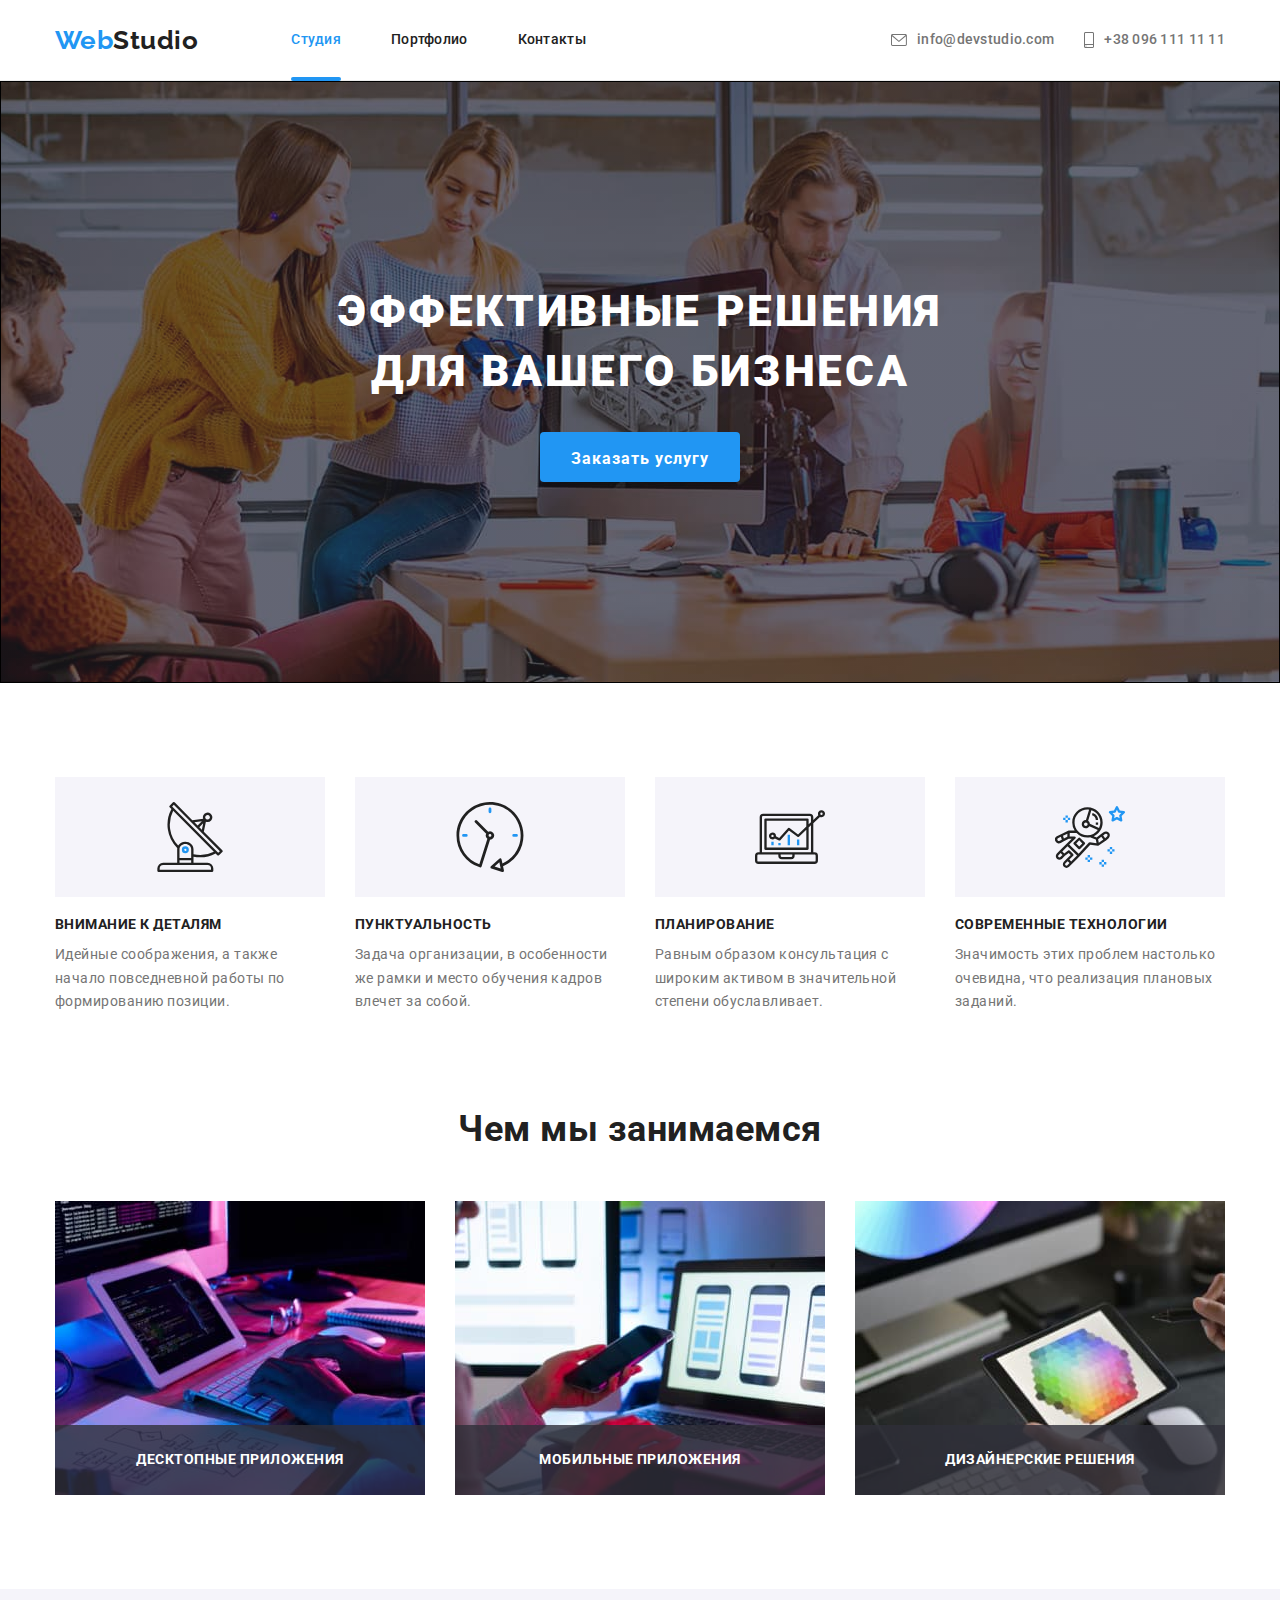
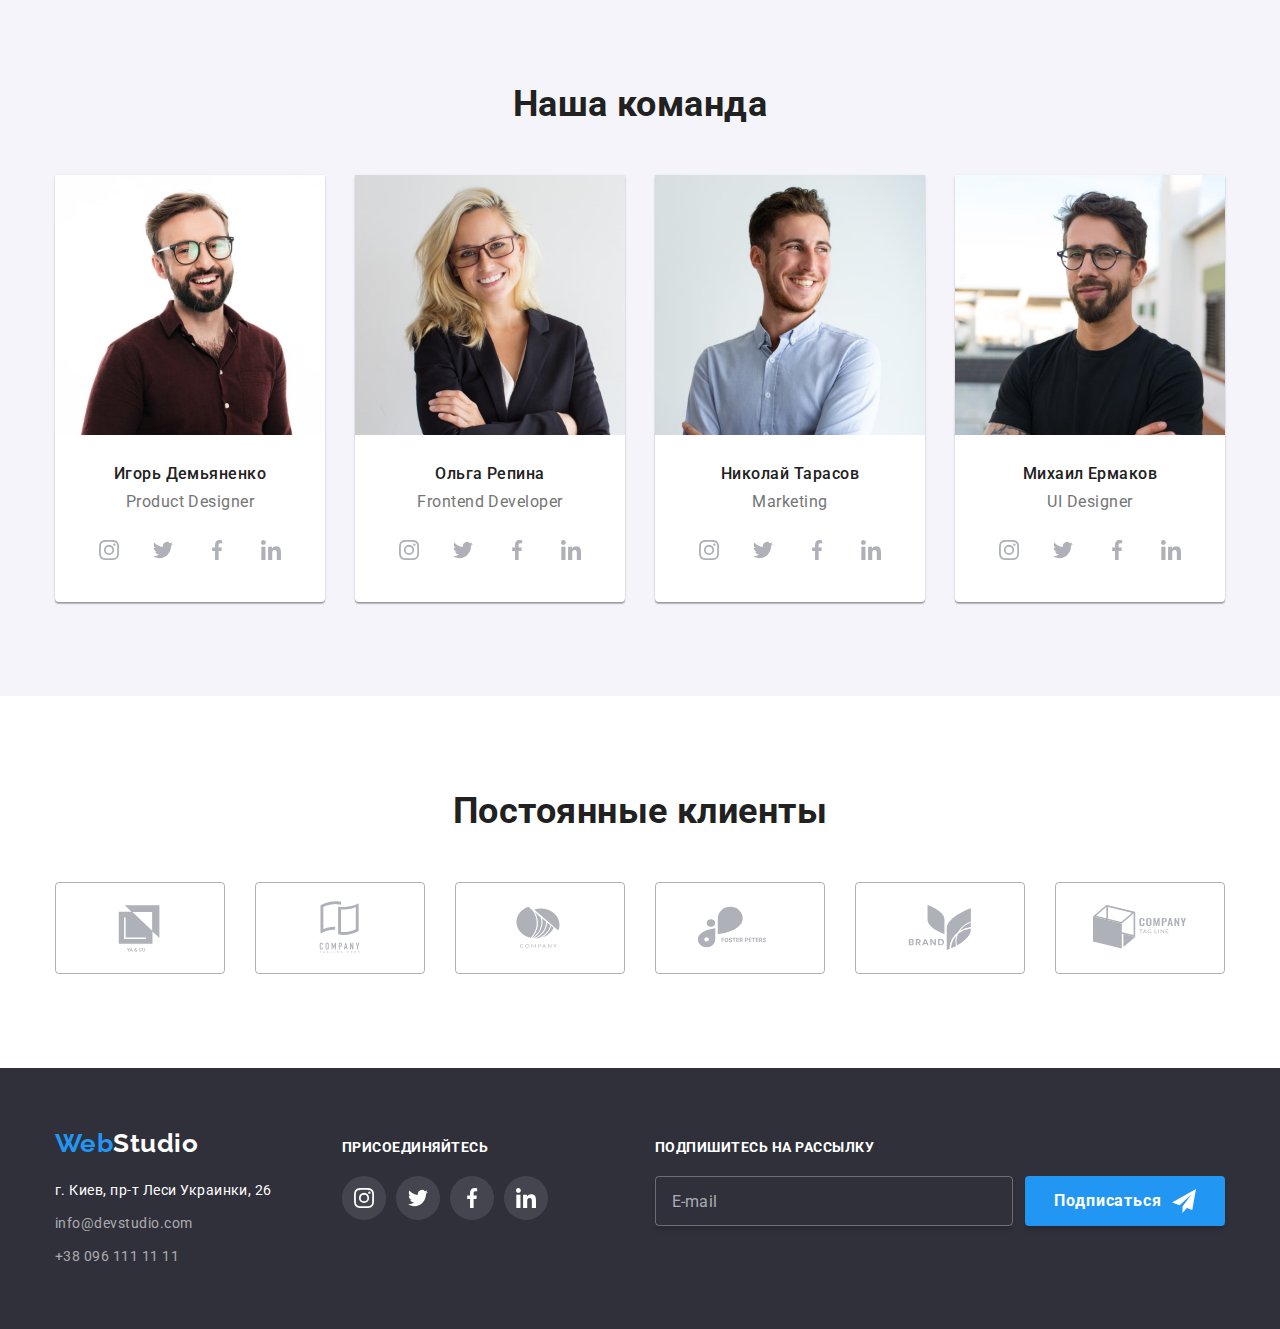
<file: index.html>
<!DOCTYPE html>
<html lang="ru">
<head>
    <meta charset="UTF-8">
    <meta http-equiv="X-UA-Compatible" content="IE=edge">
    <meta name="viewport" content="width=device-width, initial-scale=1.0">
    <title>HomeWork №6</title>
    <link rel="stylesheet"
        href="https://cdnjs.cloudflare.com/ajax/libs/modern-normalize/1.1.0/modern-normalize.min.css">
    <link
        href="https://fonts.googleapis.com/css2?family=Raleway:wght@700&family=Roboto:wght@400;500;700;900&display=swap"
        rel="stylesheet">
    <link rel="stylesheet" href="./css/styles.css" />
</head>

<body>
    <!-- Шапка-->
    <header class="header-page">
        <div class="header-page__meta container ">
            <nav class="header-page__nav">
                <a href="./index.html" class="logo"><span class="logo__style">Web</span>Studio</a>
                <ul class="site-nav list">
                    <li class="site-nav__item"><a href="./index.html" class="site-nav__link current">Студия</a></li>
                    <li class="site-nav__item"><a href="./portfolio.html" class="site-nav__link">Портфолио</a></li>
                    <li class="site-nav__item"><a href="./contacts.html" class="site-nav__link">Контакты</a></li>
                </ul>
            </nav>
            <ul class="contact list">
                <li class="contact__item">
                    <a href="mailto:info@devstudio.com" class="contact__link">
                        <svg class="contact__icon" width="16" height="12">
                            <use href="./images/icon.svg#icon-mail"></use>
                        </svg>
                        info@devstudio.com</a>
                </li>
                <li class="contact__item">
                    <a href="tel:+380961111111" class="contact__link">
                        <svg class="contact__icon" width="10" height="16">
                            <use href="./images/icon.svg#icon-mobile"></use>
                        </svg>
                        +38 096 111 11 11</a>
                </li>
            </ul>

        </div>
    </header>
    <main>
        <!-- Hero / Эффективные решения -->
        <section class="section-hero">
            <div class="container">
                <h1 class="hero-title">Эффективные решения для вашего бизнеса</h1>
                <button type="button" class="button-primary" data-modal-open>Заказать услугу</button>
            <!-- Modal / Модальное окно -->
                <div class="backdrop is-hidden" data-modal>
                    <div class="modal">
                        <button class="modal__button" data-modal-close>
                            <svg class="modal__icon" width="18" height="18">
                                <use href="./images/icon.svg#icon-close"></use>
                            </svg>
                        </button>
                        <h2 class="modal__title">Оставьте свои данные, мы вам перезвоним</h2>
                        <form class="form">
                            <div class="field">
                                <label class="field__label" for="name">Имя</label>
                                <input class="field__input" type="text" name="name" id="name" />
                                <svg class="field__icon" width="18" height="18">
                                    <use href="./images/icon.svg#icon-modal-person"></use>
                                </svg>
                            </div>
                            <div class="field">
                                <label class="field__label" for="tel">Телефон</label>
                                <input class="field__input" type="tel" name="tel" id="tel" />
                                <svg class="field__icon" width="18" height="18">
                                    <use href="./images/icon.svg#icon-modal-phone"></use>
                                </svg>
                            </div>
                            <div class="field">
                                <label class="field__label" for="mail">Почта</label>
                                <input class="field__input" type="email" name="mail" id="mail" />
                                <svg class="field__icon" width="18" height="18">
                                    <use href="./images/icon.svg#icon-modal-email"></use>
                                </svg>
                            </div>
                            <div class="field">
                                <label class="field__label" for="comment">Комментарий</label>
                                <textarea class="field__textarea" placeholder="Вв едите текст" id="comment"></textarea>
                            </div>
                            <div class="privat-policy">
                                <label class="privat-policy__label" for="privat-policy">
                                    <input class="privat-policy__checkbox" type="checkbox" name="privat-policy" id="privat-policy">
                                    <span class="privat-policy__icon"></span>
                                    Соглашаюсь с рассылкой и принимаю&nbsp;
                                    <a href="" class="privat-policy__link">Условия договора</a>
                                </label>
                            </div>
                            <button class="field__button" type="submit">Отправить</button>
                        </form>
                    </div>
                </div>
            </div>
        </section>
        <!-- Work / Наши преймущества (с условным заголовком) -->
        <section class="work section">
            <div class="work__meta container">
                <h2 class="visually-hidden">Наши преймущества</h2>
                <ul class="work__list">
                    <li class="work__item">
                        <div class="work__image">
                            <svg class="work__icon" width="70" height="70">
                                <use href="./images/icon.svg#icon-antenna"></use>
                            </svg>
                        </div>
                        <h3 class="work__title">Внимание к деталям</h3>
                        <p class="work__description">Идейные соображения, а также начало повседневной работы по формированию позиции.</p>
                    </li>
                    <li class="work__item">
                        <div class="work__image">
                            <svg class="work__icon" width="70" height="70">
                                <use href="./images/icon.svg#icon-clock"></use>
                            </svg>
                        </div>
                        <h3 class="work__title">Пунктуальность</h3>
                        <p class="work__description">Задача организации, в особенности же рамки и место обучения кадров
                            влечет
                            за
                            собой.</p>
                    </li>
                    <li class="work__item">
                        <div class="work__image">
                            <svg class="work__icon" width="70" height="70">
                                <use href="./images/icon.svg#icon-diagram"></use>
                            </svg>
                        </div>
                        <h3 class="work__title">Планирование</h3>
                        <p class="work__description">
                        Равным образом консультация с широким активом в значительной степени обуславливает.</p>
                    </li>
                    <li class="work__item">
                        <div class="work__image">
                            <svg class="work__icon" width="70" height="70">
                                <use href="./images/icon.svg#icon-astronaut"></use>
                            </svg>
                        </div>
                        <h3 class="work__title">Современные технологии</h3>
                        <p class="work__description">
                        Значимость этих проблем настолько очевидна, что реализация плановых заданий.</p>
                    </li>
                </ul>
            </div>
        </section>
        <!-- About / Чем мы занимаемся -->
        <section class="about section">
            <div class="about__meta container">
                <h2 class="section__title">Чем мы занимаемся</h2>
                <ul class="about__list">
                    <li class="about__item">
                        <img src="./images/box1.jpg" class="about__image" alt="image programer is working"
                            width="370" />
                        <h3 class="about__subject">Десктопные приложения</h3>
                    </li>
                    <li class="about__item">
                        <img src="./images/box2.jpg" class="about__image"
                            alt="designers are developing application for smartphones-" width="370" />
                        <h3 class="about__subject">Мобильные приложения</h3>
                    </li>
                    <li class="about__item">
                        <img src="./images/box3.jpg" class="about__image" alt="creative artist web-design is working-"
                            width="370" />
                        <h3 class="about__subject">Дизайнерские решения</h3>
                    </li>
                </ul>
            </div>
        </section>
        <!-- Our team / Наша команда -->
        <section class="team section">
            <div class="container">
                <h2 class="section__title">Наша команда</h2>
                <ul class="team__list">
                    <li class="team__item">
                        <img src="./images/pdesigner.jpg" alt="Игорь Демьяненко" class="team__image" width="270" />
                        <div class="team__thumbs">
                            <h3 class="team__name">Игорь Демьяненко</h3>
                            <p class="team__speciality">Product Designer</p>
                            <ul class="social-link list">
                                <li class="social-link__item">
                                    <a href="" class="social-link__button">
                                        <svg class="social-link__icon" width="20" height="20">
                                            <use href="./images/icon.svg#icon-instagram"></use>
                                        </svg>
                                    </a>
                                </li>
                                <li class="social-link__item">
                                    <a href="" class="social-link__button">
                                        <svg class="social-link__icon" width="20" height="20">
                                            <use href="./images/icon.svg#icon-twitter"></use>
                                        </svg>
                                    </a>
                                </li>
                                <li class="social-link__item">
                                    <a href="" class="social-link__button">
                                        <svg class="social-link__icon" width="20" height="20">
                                            <use href="./images/icon.svg#icon-facebook"></use>
                                        </svg>
                                    </a>
                                </li>
                                <li class="social-link__item">
                                    <a href="" class="social-link__button">
                                        <svg class="social-link__icon" width="20" height="20">
                                            <use href="./images/icon.svg#icon-linkedin"></use>
                                        </svg>
                                    </a>
                                </li>
                            </ul>
                        </div>
                    </li>
                    <li class="team__item">
                        <img src="./images/developer.jpg" alt="Ольга Репина" class="team__image" width="270" />
                        <div class="team__thumbs">
                            <h3 class="team__name">Ольга Репина</h3>
                            <p class="team__speciality">Frontend Developer</p>
                            <ul class="social-link list">
                                <li class="social-link__item">
                                    <a href="" class="social-link__button">
                                        <svg class="social-link__icon" width="20" height="20">
                                            <use href="./images/icon.svg#icon-instagram"></use>
                                        </svg>
                                    </a>
                                </li>
                                <li class="social-link__item">
                                    <a href="" class="social-link__button">
                                        <svg class="social-link__icon" width="20" height="20">
                                            <use href="./images/icon.svg#icon-twitter"></use>
                                        </svg>
                                    </a>
                                </li>
                                <li class="social-link__item">
                                    <a href="" class="social-link__button">
                                        <svg class="social-link__icon" width="20" height="20">
                                            <use href="./images/icon.svg#icon-facebook"></use>
                                        </svg>
                                    </a>
                                </li>
                                <li class="social-link__item">
                                    <a href="" class="social-link__button">
                                        <svg class="social-link__icon" width="20" height="20">
                                            <use href="./images/icon.svg#icon-linkedin"></use>
                                        </svg>
                                    </a>
                                </li>
                            </ul>
                        </div>
                    </li>
                    <li class="team__item">
                        <img src="./images/marketing.jpg" alt="Николай Тарасов" class="team__image" width="270" />
                        <div class="team__thumbs">
                            <h3 class="team__name">Николай Тарасов</h3>
                            <p class="team__speciality">Marketing</p>
                            <ul class="social-link list">
                                <li class="social-link__item">
                                    <a href="" class="social-link__button">
                                        <svg class="social-link__icon" width="20" height="20">
                                            <use href="./images/icon.svg#icon-instagram"></use>
                                        </svg>
                                    </a>
                                </li>
                                <li class="social-link__item">
                                    <a href="" class="social-link__button">
                                        <svg class="social-link__icon" width="20" height="20">
                                            <use href="./images/icon.svg#icon-twitter"></use>
                                        </svg>
                                    </a>
                                </li>
                                <li class="social-link__item">
                                    <a href="" class="social-link__button">
                                        <svg class="social-link__icon" width="20" height="20">
                                            <use href="./images/icon.svg#icon-facebook"></use>
                                        </svg>
                                    </a>
                                </li>
                                <li class="social-link__item">
                                    <a href="" class="social-link__button">
                                        <svg class="social-link__icon" width="20" height="20">
                                            <use href="./images/icon.svg#icon-linkedin"></use>
                                        </svg>
                                    </a>
                                </li>
                            </ul>
                        </div>
                    </li>
                    <li class="team__item">
                        <img src="./images/uideveloper.jpg" alt="Михаил Ермаков" class="team__image" width="270" />
                        <div class="team__thumbs">
                            <h3 class="team__name">Михаил Ермаков</h3>
                            <p class="team__speciality">UI Designer</p>
                            <ul class="social-link list">
                                <li class="social-link__item">
                                    <a href="" class="social-link__button">
                                        <svg class="social-link__icon" width="20" height="20">
                                            <use href="./images/icon.svg#icon-instagram"></use>
                                        </svg>
                                    </a>
                                </li>
                                <li class="social-link__item">
                                    <a href="" class="social-link__button">
                                        <svg class="social-link__icon" width="20" height="20">
                                            <use href="./images/icon.svg#icon-twitter"></use>
                                        </svg>
                                    </a>
                                </li>
                                <li class="social-link__item">
                                    <a href="" class="social-link__button">
                                        <svg class="social-link__icon" width="20" height="20">
                                            <use href="./images/icon.svg#icon-facebook"></use>
                                        </svg>
                                    </a>
                                </li>
                                <li class="social-link__item">
                                    <a href="" class="social-link__button">
                                        <svg class="social-link__icon" width="20" height="20">
                                            <use href="./images/icon.svg#icon-linkedin"></use>
                                        </svg>
                                    </a>
                                </li>
                            </ul>
                        </div>
                    </li>
                </ul>
            </div>
        </section>
        <!-- Clients / Постоянные клиенты -->
        <section class="clients section">
            <div class="clients__meta container">
                <h2 class="section__title">Постоянные клиенты</h2>
                <ul class="clients__list">
                    <li class="clients__item">
                        <a class="clients__button">
                            <svg class="clients__icon" width="170" height="92">
                                <use href="./images/icon.svg#icon-logo1"></use>
                            </svg>
                        </a>
                    </li>
                    <li class="clients__item">
                        <a class="clients__button">
                            <svg class="clients__icon" width="170" height="92">
                                <use href="./images/icon.svg#icon-logo2"></use>
                            </svg>
                        </a>
                    </li>
                    <li class="clients__item">
                        <a class="clients__button">
                            <svg class="clients__icon" width="170" height="92">
                                <use href="./images/icon.svg#icon-logo3"></use>
                            </svg>
                        </a>
                    </li>
                    <li class="clients__item">
                        <a class="clients__button">
                            <svg class="clients__icon" width="170" height="92">
                                <use href="./images/icon.svg#icon-logo4"></use>
                            </svg>
                        </a>
                    </li>
                    <li class="clients__item">
                        <a class="clients__button">
                            <svg class="clients__icon" width="170" height="92">
                                <use href="./images/icon.svg#icon-logo5"></use>
                            </svg>
                        </a>
                    </li>
                    <li class="clients__item">
                        <a class="clients__button">
                            <svg class="clients__icon" width="170" height="92">
                                <use href="./images/icon.svg#icon-logo6"></use>
                            </svg>
                        </a>
                    </li>
                </ul>
            </div>
        </section>
    </main>
        <!--подвал-->
        <footer class="page-footer">
            <div class="page-footer__container">
                <div class="page-footer__meta">
                    <a href="./index.html" class="logo"><span class="logo__style">Web</span>Studio</a>
                    <address class="address">
                        <ul class="address__list">
                            <li class="address__item"><a href="" class="address__location">г. Киев, пр-т Леси Украинки, 26</a>
                            </li>
                            <li class="address__item"><a href="mailto:info@devstudio.com"
                                    class="address__contacts">info@devstudio.com</a></li>
                            <li class="address__item"><a href="tel:+380961111111" class="address__contacts">+38 096 111 11
                                    11</a></li>
                        </ul>
                    </address>
                </div>
                <div class="page-footer__network">
                    <h3 class="page-footer__title">Присоединяйтесь</h3>
                    <ul class="social-link list">
                        <li class="social-link__item">
                            <a href="" class="social-link__button social-link__button--footer">
                                <svg class="social-link__icon" width="20" height="20">
                                    <use href="./images/icon.svg#icon-instagram"></use>
                                </svg>
                            </a>
                        </li>
                        <li class="social-link__item">
                            <a href="" class="social-link__button social-link__button--footer">
                                <svg class="social-link__icon" width="20" height="20">
                                    <use href="./images/icon.svg#icon-twitter"></use>
                                </svg>
                            </a>
                        </li>
                        <li class="social-link__item">
                            <a href="" class="social-link__button social-link__button--footer">
                                <svg class="social-link__icon" width="20" height="20">
                                    <use href="./images/icon.svg#icon-facebook"></use>
                                </svg>
                            </a>
                        </li>
                        <li class="social-link__item">
                            <a href="" class="social-link__button social-link__button--footer">
                                <svg class="social-link__icon" width="20" height="20">
                                    <use href="./images/icon.svg#icon-linkedin"></use>
                                </svg>
                            </a>
                        </li>
                    </ul>
                </div>
                <div class="page-footer__mailing">
                    <h3 class="page-footer__title">Подпишитесь на рассылку</h3>
                    <form class="page-footer__form">
                        <div class="page-footer__fieldset">
                            <div>
                                <label class="page-footer__label" for="email"></label>
                                <input class="page-footer__input" placeholder="E-mail" type="email" name="mail" id="email" />
                            </div>
                            <button class="page-footer__button" type="submit">Подписаться
                                <svg class="page-footer__icon" width="24" height="24">
                                    <use href="./images/icon.svg#icon-send"></use>
                                </svg>
                            </button>
                        </div>
                    </form>
                </div>
            </div>
        </footer>
        <script src="./js/modal.js"></script>
    </body>
 </html>
</file>
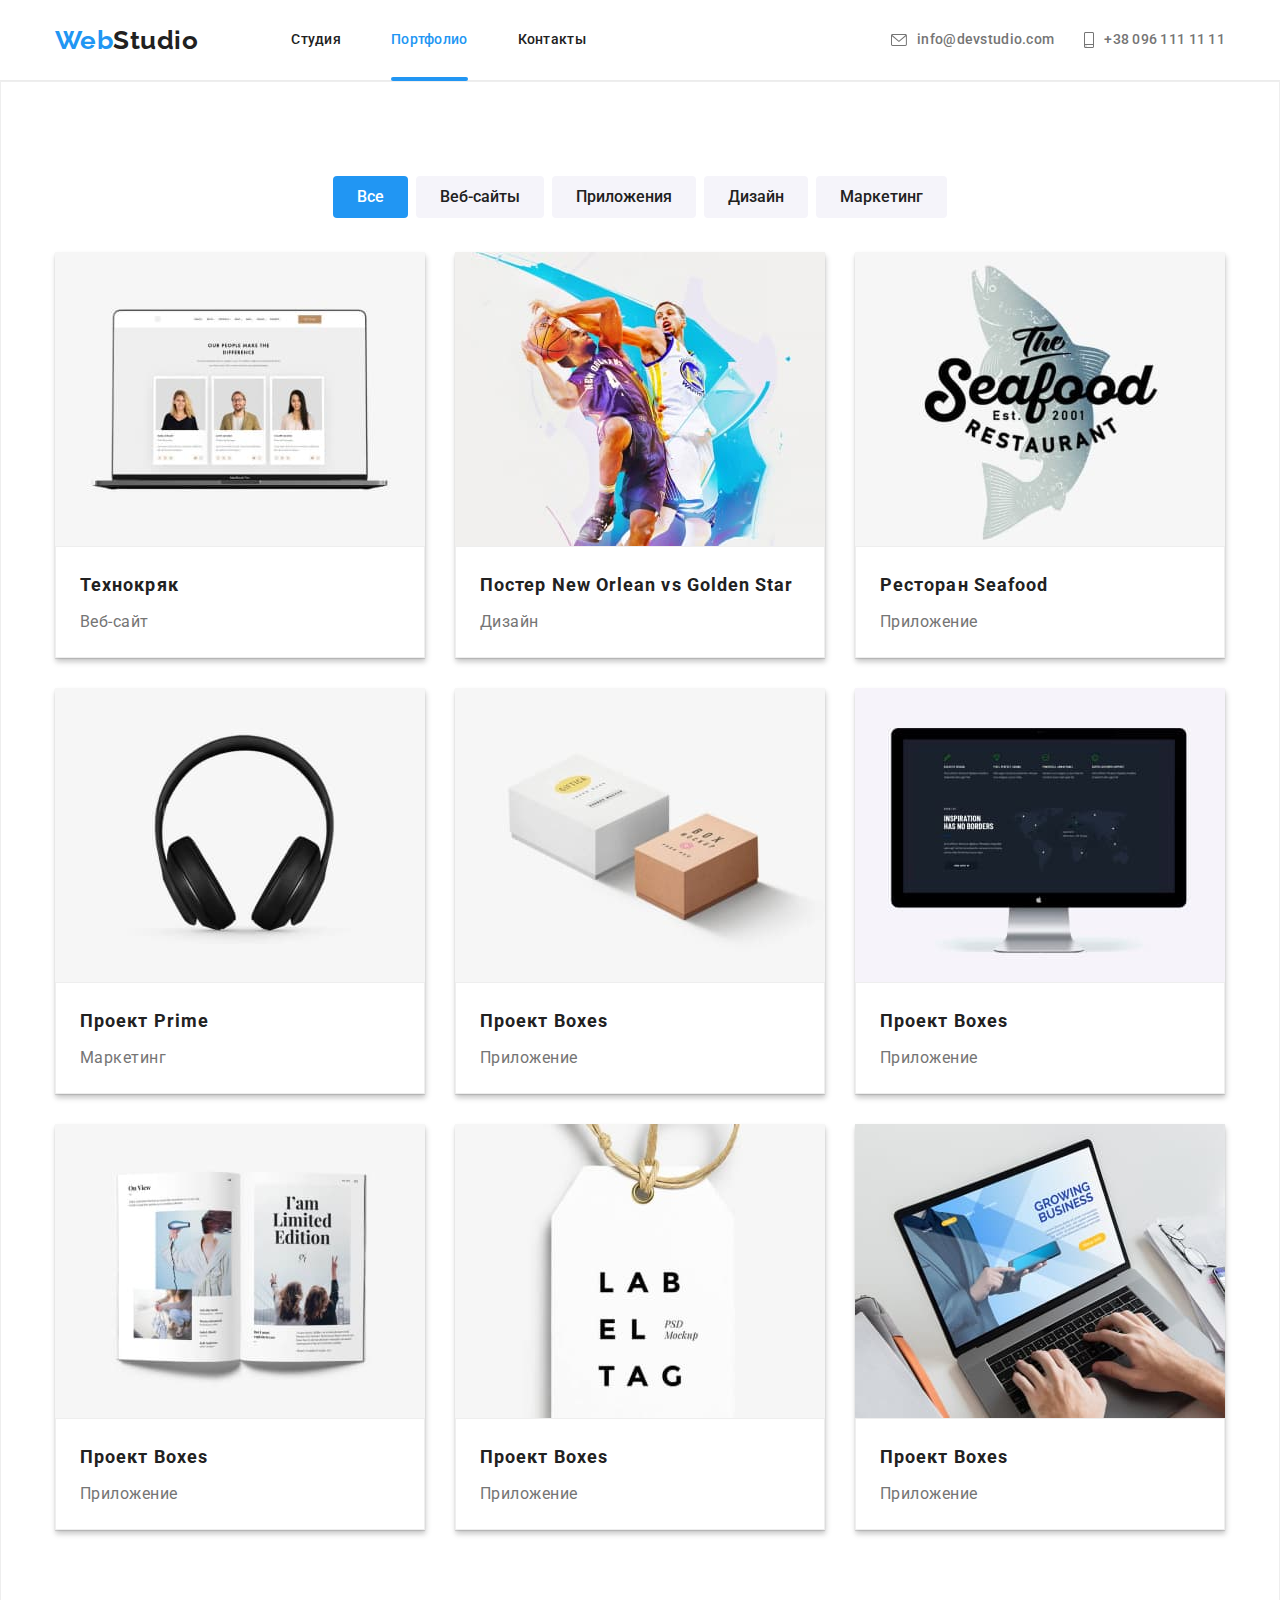
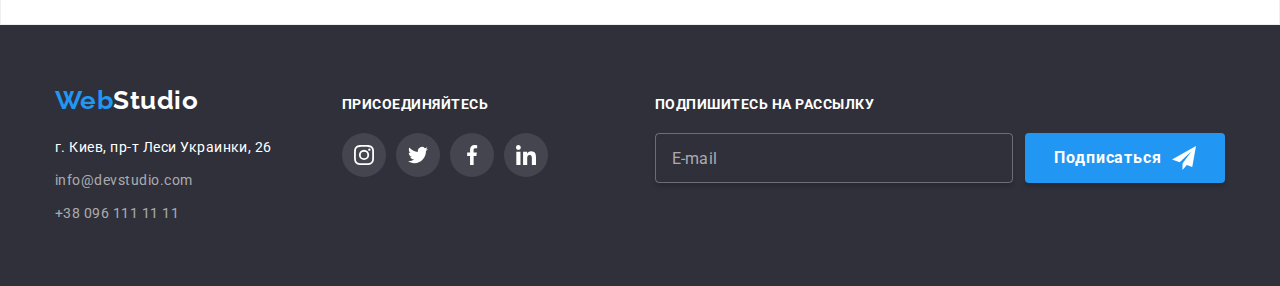
<file: portfolio.html>
<!DOCTYPE html>
<html lang="en">

<head>
    <meta charset="UTF-8">
    <meta http-equiv="X-UA-Compatible" content="IE=edge">
    <meta name="viewport" content="width=device-width, initial-scale=1.0">
    <title>Portfolio</title>
    <link rel="stylesheet"
        href="https://cdnjs.cloudflare.com/ajax/libs/modern-normalize/1.1.0/modern-normalize.min.css">
    <link
        href="https://fonts.googleapis.com/css2?family=Raleway:wght@700&family=Roboto:wght@400;500;700;900&display=swap"
        rel="stylesheet">
    <link rel="stylesheet" href="./css/styles.css" />
</head>

<body>
    <!-- Шапка-->
    <header class="header-page">
        <div class="header-page__meta container ">
            <nav class="header-page__nav">
                <a href="./index.html" class="logo"><span class="logo__style">Web</span>Studio</a>
                <ul class="site-nav list">
                    <li class="site-nav__item"><a href="./index.html" class="site-nav__link">Студия</a></li>
                    <li class="site-nav__item"><a href="./portfolio.html" class="site-nav__link current">Портфолио</a>
                    </li>
                    <li class="site-nav__item"><a href="./contacts.html" class="site-nav__link">Контакты</a></li>
                </ul>
            </nav>
            <ul class="contact list">
                <li class="contact__item">
                    <a href="mailto:info@devstudio.com" class="contact__link">
                        <svg class="contact__icon" width="16" height="12">
                            <use href="./images/icon.svg#icon-mail"></use>
                        </svg>
                        info@devstudio.com</a>
                </li>
                <li class="contact__item">
                    <a href="tel:+380961111111" class="contact__link">
                        <svg class="contact__icon" width="10" height="16">
                            <use href="./images/icon.svg#icon-mobile"></use>
                        </svg>
                        +38 096 111 11 11</a>
                </li>
            </ul>
        </div>
    </header>
    <main>
        <!-- Наши проекты -->
        <section class="portfolio section">
            <div class="container">
                <h1 class="visually-hidden">Наши проекты</h1>
                <ul class="type list">
                    <li class="type__item"><button type="button" class="type__button type__button--current">Все</button>
                    </li>
                    <li class="type__item"><button type="button" class="type__button">Веб-сайты</button></li>
                    <li class="type__item"><button type="button" class="type__button">Приложения</button></li>
                    <li class="type__item"><button type="button" class="type__button">Дизайн</button></li>
                    <li class="type__item"><button type="button" class="type__button">Маркетинг</button></li>
                </ul>
                    <ul class="project list">
                        <li class="project__item">
                            <div class="project__meta">
                                <img src="./images/techcrack.jpg" alt="techcrack" class="project__image" />
                                <a href="" class="project__description">Ресурс предлагает комплексные предложения с разным уровнем
                                    функционала и сервисов. Все это позволит посетителю получить исчерпывающие сведения о компании или
                                    частном лице.</a>
                            </div>
                            <div class="project__title">
                                <h2 class="project__name">Технокряк</h2>
                                <p class="project__type">Веб-сайт</p>
                            </div>
                        </li>
                        <li class="project__item">
                            <div class="project__meta">
                                <img src="./images/New-Orlean.jpg" alt="Poster New Orlean" class="project__image" />
                                <a href="" class="project__description">Ресурс предлагает комплексные предложения с разным уровнем
                                    функционала и сервисов. Все это позволит посетителю получить исчерпывающие сведения о компании или
                                    частном лице.</a>
                            </div>
                            <div class="project__title">
                                <h2 class="project__name">Постер New Orlean vs Golden Star</h2>
                                <p class="project__type">Дизайн</p>
                            </div>
                        </li>
                        <li class="project__item">
                            <div class="project__meta">
                                <img src="./images/restaraunt-sea-food.jpg" alt="restaraunt Sea Food" class="project__image" />
                                <a href="" class="project__description">Ресурс предлагает комплексные предложения с разным уровнем
                                    функционала и сервисов. Все это позволит посетителю получить исчерпывающие сведения о компании или
                                    частном лице.</a>
                            </div>
                            <div class="project__title">
                                <h2 class="project__name">Ресторан Seafood</h2>
                                <p class="project__type">Приложение</p>
                            </div>
                        </li>
                        <li class="project__item">
                            <div class="project__meta">
                                <img src="./images/project-prime.jpg" alt="project Prime" class="project__image" />
                                <a href="" class="project__description">Ресурс предлагает комплексные предложения с разным уровнем
                                    функционала и сервисов. Все это позволит посетителю получить исчерпывающие сведения о компании или
                                    частномлице.</a>
                            </div>
                            <div class="project__title">
                                <h2 class="project__name">Проект Prime</h2>
                                <p class="project__type">Маркетинг</p>
                            </div>
                        </li>
                        <li class="project__item">
                            <div class="project__meta">
                                <img src="./images/project-boxes.jpg" alt="project Boxes" class="project__image" />
                                <a href="" class="project__description">Ресурс предлагает комплексные предложения с разным уровне
                                    функционала и сервисов. Все это позволит посетителю получить исчерпывающие сведения о компании или
                                    частном лице.</a>
                            </div>
                            <div class="project__title">
                                <h2 class="project__name">Проект Boxes</h2>
                                <p class="project__type">Приложение</p>
                            </div>
                        </li>
                        <li class="project__item">
                            <div class="project__meta">
                                <img src="./images/inspirations.jpg" alt="Inspiration has no Borders" class="project__image" />
                                <a href="" class="project__description">Ресурс предлагает комплексные предложения с разным уровне
                                    функционала и сервисов. Все это позволит посетителю получить исчерпывающие сведения о компании или
                                    частном лице.</a>
                            </div>
                            <div class="project__title">
                                <h2 class="project__name">Проект Boxes</h2>
                                <p class="project__type">Приложение</p>
                            </div>
                        </li>
                        <li class="project__item">
                            <div class="project__meta">
                                <img src="./images/limited-edition.jpg" alt="Limited Edition" class="project__image" />
                                <a href="" class="project__description">Ресурс предлагает комплексные предложения с разным уровнем
                                    функционала и cервисов. Все это позволит посетителю получить исчерпывающие сведения о компании или
                                    частном лице.</a>
                            </div>
                            <div class="project__title">
                                <h2 class="project__name">Проект Boxes</h2>
                                <p class="project__type">Приложение</p>
                            </div>
                        </li>
                        <li class="project__item">
                            <div class="project__meta">
                                <img src="./images/project-lab.jpg" alt="project LAB" class="project__image" />
                                <a href="" class="project__description">Ресурс предлагает комплексные предложения с разным уровнем
                                    функционала и сервисов. Все это позволит посетителю получить исчерпывающие сведения о компании или
                                    частном лице.</a>
                            </div>
                            <div class="project__title">
                                <h2 class="project__name">Проект Boxes</h2>
                                <p class="project__type">Приложение</p>
                            </div>
                    
                        </li>
                        <li class="project__item">
                            <div class="project__meta">
                                <img src="./images/growing-business.jpg" alt="Growing Business" class="project__image" />
                                <a href="" class="project__description">Ресурс предлагает комплексные предложения с разным уровнем
                                    функционала и сервисов. Все это позволит посетителю получить исчерпывающие сведения о компании или
                                    частном лице.</a>
                            </div>
                            <div class="project__title">
                                <h2 class="project__name">Проект Boxes</h2>
                                <p class="project__type">Приложение</p>
                            </div>
                        </li>
                    </ul>
                </div>
        </section>
    </main>
        <!--подвал-->
        <footer class="page-footer">
            <div class="page-footer__container">
                <div class="page-footer__meta">
                    <a href="./index.html" class="logo"><span class="logo__style">Web</span>Studio</a>
                    <address class="address">
                        <ul class="address__list">
                            <li class="address__item"><a href="" class="address__location">г. Киев, пр-т Леси Украинки, 26</a>
                            </li>
                            <li class="address__item"><a href="mailto:info@devstudio.com"
                                    class="address__contacts">info@devstudio.com</a></li>
                            <li class="address__item"><a href="tel:+380961111111" class="address__contacts">+38 096 111 11
                                    11</a></li>
                        </ul>
                    </address>
                </div>
                <div class="page-footer__network">
                    <h3 class="page-footer__title">Присоединяйтесь</h3>
                    <ul class="social-link list">
                        <li class="social-link__item">
                            <a href="" class="social-link__button social-link__button--footer">
                                <svg class="social-link__icon" width="20" height="20">
                                    <use href="./images/icon.svg#icon-instagram"></use>
                                </svg>
                            </a>
                        </li>
                        <li class="social-link__item">
                            <a href="" class="social-link__button social-link__button--footer">
                                <svg class="social-link__icon" width="20" height="20">
                                    <use href="./images/icon.svg#icon-twitter"></use>
                                </svg>
                            </a>
                        </li>
                        <li class="social-link__item">
                            <a href="" class="social-link__button social-link__button--footer">
                                <svg class="social-link__icon" width="20" height="20">
                                    <use href="./images/icon.svg#icon-facebook"></use>
                                </svg>
                            </a>
                        </li>
                        <li class="social-link__item">
                            <a href="" class="social-link__button social-link__button--footer">
                                <svg class="social-link__icon" width="20" height="20">
                                    <use href="./images/icon.svg#icon-linkedin"></use>
                                </svg>
                            </a>
                        </li>
                    </ul>
                </div>
                <div class="page-footer__mailing">
                    <h3 class="page-footer__title">Подпишитесь на рассылку</h3>
                    <form class="page-footer__form">
                        <div class="page-footer__fieldset">
                            <div>
                                <label class="page-footer__label" for="email"></label>
                                <input class="page-footer__input" placeholder="E-mail" type="email" name="mail" id="email" />
                            </div>
                            <button class="page-footer__button" type="submit">Подписаться
                                <svg class="page-footer__icon" width="24" height="24">
                                    <use href="./images/icon.svg#icon-send"></use>
                                </svg>
                            </button>
                        </div>
                    </form>
                </div>
            </div>
        </footer>
    </body>
</html>
</file>
<file: css/styles.css>
:root {
    --primary-text-color: #212121;
    --secondary-text-color: #757575;
    --title-text-color: #212121;
    --accent-color: #2196F3;
    --primary-white-color: #ffffff;
    --secondary-background-color: #2F303A;
    --primary-icon-color: #AFB1B8;
}

body {
    background: #ffffff;
    color: var(--primary-text-color);
    font-family: Roboto, sans-serif;
    letter-spacing: 0.03em;
}

/*Утилиты для списков*/
.list {
    list-style: none;
    padding: 0;
    margin: 0;

}

/* Контейнер */
.container {
    margin: 0 auto;
    width: 1200px;
    padding-left: 15px;
    padding-right: 15px;
}

/* Базовые параметры секций */
.section {
    padding-top: 94px;
    padding-bottom: 94px;
}

/* Загаловки секций*/
.section__title {
    margin-top: 0;
    margin-bottom: 50px;
    text-align: center;
    color: var(--primary-text-color);
    font-weight: 700;
    font-size: 36px;
    line-height: 1.17;
}

/* Линия для шапки */
.header-page {
    border-bottom: 1px solid #ECECEC;
    background-color: var(--primary-white-color);
}

/* Логотип */
.logo {
    color: var(--primary-text-color);
    font-family: Raleway, sans-serif;
    font-size: 26px;
    font-weight: 700;
    line-height: 1.19;
    text-decoration: none;
}

.logo__style {
    color: var(--accent-color)
}

/*Шапка*/
.header-page__meta {
    display: flex;
    align-items: center;
}

/*Навигация в шапке*/
.header-page__nav {
    display: flex;
    align-items: center;
}

.site-nav {
    display: flex;
    margin-left: 93px;
}

.site-nav__link {
    color: var(--primary-text-color);
    font-size: 14px;
    font-weight: 500;
    line-height: 1.14;
    letter-spacing: 0.02em;
    text-decoration: none;
    display: block;
    padding-top: 32px;
    padding-bottom: 32px;
    transition: color 250ms cubic-bezier(0.4, 0, 0.2, 1);
}

.site-nav__item {
    margin-right: 50px;
}

.site-nav__item:last-child {
    margin-right: 0;
}

.site-nav__link:hover,
.site-nav__link:focus {
    color: var(--accent-color);

}

.site-nav__link.current {
    color: var(--accent-color);
    position: relative;
}

.site-nav__link.current::after {
    position: absolute;
    content: "";
    bottom: -1px;
    left: 0;
    border-radius: 4px;
    height: 4px;
    width: 100%;
    background-color: var(--accent-color);
}

/* Контакты в шапке */
.contact {
    display: flex;
    margin-left: auto;
    align-items: center;
}

.contact__item+.contact__item {
    margin-left: 30px;
}

.contact__link {
    display: flex;
    font-size: 14px;
    font-weight: 500;
    line-height: 1.14;
    letter-spacing: 0.02em;
    text-decoration: none;
    color: var(--secondary-text-color);
    align-items: center;
    justify-content: center;
    padding-top: 32px;
    padding-bottom: 32px;
    transition: color 250ms cubic-bezier(0.4, 0, 0.2, 1);
}

.contact__link:hover,
.contact__link:focus {
    color: var(--accent-color)
}

.contact__icon {
    margin-right: 10px;
    fill: currentColor;
    vertical-align: middle;
}

/* Hero / Эффективные решения */
.section-hero {
    background-repeat: no-repeat;
    background-position: center;
    background-size: cover;
    background-color: #C4C4C4;
    border: 1px solid #000000;
    max-width: 1600px;
    margin: 0 auto;
    padding: 200px 0;
    background-image: linear-gradient(to right,
            rgba(47, 48, 58, 0.4),
            rgba(47, 48, 58, 0.4)),
        url(../images/main-img.jpg);
}

.hero-title {
    margin: 0 auto 30px;
    color: #ffffff;
    font-weight: 900;
    font-size: 44px;
    line-height: 1.36;
    letter-spacing: 0.06em;
    text-align: center;
    text-transform: uppercase;
    max-width: 696px;
}
.button-primary {
    display: block;
    margin-left: auto;
    margin-right: auto;
    color: var(--primary-white-color);
    background-color: var(--accent-color);
    font-weight: 700;
    font-size: 16px;
    line-height: 1.88;
    letter-spacing: 0.06em;
    text-decoration: none;
    box-shadow: 0px 4px 4px rgba(0, 0, 0, 0.15);
    border-radius: 4px;
    border-color: transparent;
    padding: 10px;
    height: 50px;
    min-width: 200px;
    cursor: pointer;
}

/* Hidden */
.visually-hidden {
    position: absolute;
    width: 1px;
    height: 1px;
    margin: -1px;
    border: 0;
    padding: 0;
    white-space: nowrap;
    clip-path: inset(100%);
    clip: rect(0 0 0 0);
    overflow: hidden;
}
/* Модальное окно */
.backdrop {
    position: fixed;
    top: 0;
    left: 0;
    width: 100%;
    height: 100%;
    opacity: 1;
    background-color: rgba(0, 0, 0, 0.2);
    transition: opacity 250ms cubic-bezier(0.4, 0, 0.2, 1);
}
.backdrop.is-hidden {
    opacity: 0;
    pointer-events: none;
}
.backdrop.is-hidden .modal {
    transform: translate(-50%, -80%) scale(0.39);
}

.modal {
    position: absolute;
    top: 50%;
    left: 50%;
    text-align: left;
    opacity: 1;
    min-width: 528px;
    min-height: 581px;
    background-color: #ffffff;
    box-shadow: 0px 1px 3px rgba(0, 0, 0, 0.12),
        0px 1px 1px rgba(0, 0, 0, 0.14),
        0px 2px 1px rgba(0, 0, 0, 0.2);
    border-radius: 4px;
    transform: translate(-50%, -50%) scale(1);
    transition: transform 1000ms cubic-bezier(0.4, 0, 0.2, 1),
        opacity 250ms cubic-bezier(0.4, 0, 0.2, 1);
}
/* Модальная кнопка close  */
.modal__button {
    position: absolute;
    display: flex;
    align-items: center;
    justify-content: center;
    padding: 10px 0;
    right: 8px;
    top: 8px;
    border-radius: 50%;
    border: 1px solid rgba(0, 0, 0, 0.1);
    color: #000000;
    background: #ffffff;
    width: 30px;
    height: 30px;
    cursor: pointer;
}
.modal__button:hover,
.modal__button:focus {
    color: var(--accent-color);
}
.modal__icon {
    fill: currentColor;
    width: 18px;
    height: 18px;
}
.modal__title {
    font-weight: 700;
    font-size: 20px;
    line-height: 1.15;
    margin-top: 40px;
    margin-bottom: 0;
    text-align: center;
    color: var(--primary-text-color);
}
/* Cтили для модального окна */
.form {
    margin-top: 12px;
    margin-bottom: 40px;
    margin-right: auto;
    margin-left: auto;
    width: 448px;
}
.field {
    position: relative;
    display: flex;
    flex-direction: column;
    margin-bottom: 10px;
}
.field__label {
    font-size: 12px;
    line-height: 1.17;
    letter-spacing: 0.01em;
    color: var(--secondary-text-color);
    margin-bottom: 4px;
}

.field__input {
    padding: 11px 12px 11px 42px;
    border: 1px solid rgba(33, 33, 33, 0.2);
    border-radius: 4px;

}
.field__input:focus {
    border: 1px solid var(--accent-color);
    cursor: pointer;
    outline: none;
}
.field__input:hover {
    cursor: pointer;
}
.field__icon {
    position: absolute;
    left: 12px;
    bottom: 11px;
    width: 18px;
    height: 18px;
    transition: background-color 250ms cubic-bezier(0.4, 0, 0.2, 1);
    fill: currentColor;
    cursor: pointer;
}
    .field__input:focus+.field__icon {
        color: var(--accent-color);
}
.field__textarea {
    border: 1px solid rgba(33, 33, 33, 0.2);
    border-radius: 4px;
    padding: 11px 12px;
    height: 120px;
    width: 100%;
    resize: none;
}
.field__textarea:focus {
    outline: none;
    border: 1px solid var(--accent-color);
}

.field__textarea::placeholder {
        font-size: 12px;
        line-height: 1.17;
        letter-spacing: 0.01em;
        color: rgba(117, 117, 117, 0.5);
}
/* для конспекта стили при исчезновении placeholder
.textarea-field:not(:placeholder-shown) {
    border-color: #2196f3;
} */
.privat-policy {
    margin-bottom: 30px;
}

.privat-policy__link {
    font-size: 14px;
    line-height: 1.71;
    color: var(--accent-color);
}
.privat-policy__label {
    display: flex;
    align-items: center;
    justify-content: center;
    font-size: 14px;
    line-height: 1.71;
    color: var(--secondary-text-color);
}

.privat-policy__checkbox {
    position: absolute;
    width: 1px;
    height: 1px;
    margin: -1px;
    border: 0;
    padding: 0;
    white-space: nowrap;
    clip-path: inset(100%);
    clip: rect(0 0 0 0);
    overflow: hidden;

}
.privat-policy__icon {
    display: inline-block;
    width: 16px;
    height: 15px;
    border: 2px solid var(--primary-text-color);
    border-radius: 2px;
    margin-right: 7px;
}

.privat-policy__checkbox:checked+.privat-policy__icon {
    border-color: transparent;
    background-image: url(../images/check-active.svg);
    background-origin: border-box;
}
.field__button {
    display: block;
    margin-left: auto;
    margin-right: auto;
    color: #ffffff;
    background-color: var(--accent-color);
    font-weight: 700;
    font-size: 16px;
    line-height: 1.88;
    letter-spacing: 0.06em;
    text-decoration: none;
    box-shadow: 0px 4px 4px rgba(0, 0, 0, 0.15);
    border-radius: 4px;
    border-color: transparent;
    padding: 10px;
    height: 50px;
    min-width: 200px;
    cursor: pointer;
    transition: background-color 250ms cubic-bezier(0.4, 0, 0.2, 1);
}
.field__button:hover,
.field__button:focus {
    background-color: #188CE8;
}
/* Work / Наши преймущества (с условным заголовком) */
.work {
    padding-bottom: 0;
}
.work__list {
    display: flex;
    justify-content: space-between;
    list-style: none;
    padding: 0;
    margin: 0;
}
.work__image {
    background-color: #F5F4FA;
    width: 270px;
    height: 120px;
    border: none;
    display: flex;
    align-items: center;
    justify-content: center;
}
.work__icon {
    width: 70px;
    height: 70px;
}
.work__title {
    font-weight: 700;
    font-size: 14px;
    line-height: 1.14;
    text-transform: uppercase;
    margin-top: 20px;
    margin-bottom: 0;
}
.work__description {
    margin-top: 10px;
    margin-bottom: 0;
    width: 270px;
    font-size: 14px;
    line-height: 1.71;
    color: var(--secondary-text-color);
}
/* About / Чем мы занимаемся */
.about__list {
    display: flex;
    justify-content: space-between;
    list-style: none;
    padding: 0;
    margin: 0;
}
.about__item {
    position: relative;
    z-index: -1;
}

.about__subject {
    position: absolute;
    left: 0;
    bottom: 0;
    margin: 0;
    padding: 27px 0;
    width: 100%;
    height: 70px;
    background: rgba(47, 48, 58, 0.8);
    font-weight: 700;
    font-size: 14px;
    line-height: 1.14;
    text-align: center;
    text-transform: uppercase;
    color: #FFFFFF;
}
/* Изображения для about */
.about__image {
    width: 370px;
    display: block;
}
/* Our team / Наша команда*/
.team {
    background-color: #F5F4FA;
}
.team__list {
    display: flex;
    justify-content: space-between;
    list-style: none;
    padding: 0;
    margin: 0;
}
.team__item {
    background-color: #ffffff;
    box-shadow: 0px 1px 3px rgba(0, 0, 0, 0.12),
        0px 1px 1px rgba(0, 0, 0, 0.14),
        0px 2px 1px rgba(0, 0, 0, 0.2);
    border-radius: 0px 0px 4px 4px;
}
.team__image {
    width: 270px;
    display: block;
}
.team__thumbs {
    padding: 30px 32px;
    text-align: center;
}
.team__name {
    margin-top: 0;
    margin-bottom: 10px;
    font-size: 16px;
    font-weight: 500;
    line-height: 1.17;
}
.team__speciality {
    margin-top: 0;
    margin-bottom: 16px;
    font-size: 16px;
    line-height: 1.17;
    color: var(--secondary-text-color);
}
/* Кнопки social link*/
/* Кнопки social link*/
.social-link {
    display: flex;
    justify-content: space-between;
    width: 206px;
}
.social-link__item {
    display: flex;
}
.social-link__button {
    display: flex;
    align-items: center;
    justify-content: center;
    padding: 0;
    border: none;
    border-radius: 50%;
    color: var(--primary-icon-color);
    background-color: #ffffff;
    width: 44px;
    height: 44px;
    transition: color 250ms cubic-bezier(0.4, 0, 0.2, 1), background-color 250ms cubic-bezier(0.4, 0, 0.2, 1);
}
.social-link__button:hover {
    color: #ffffff;
    background-color: #2196F3;
}
.social-link__icon {
    fill: currentColor;
    width: 20px;
    height: 20px;
}
/* Clients / Постоянные клиенты */
.clients__list {
    display: flex;
    justify-content: space-between;
    list-style: none;
    padding: 0;
    margin: 0;
}
.clients__icon {
    fill: currentcolor;
    width: 106px;
    height: 60px;
}
.clients__button {
    display: flex;
    align-items: center;
    justify-content: center;
    border: 1px solid var(--primary-icon-color);
    border-radius: 4px;
    color: var(--primary-icon-color);
    width: 170px;
    height: 92px;
    cursor: pointer;
    transition: color 250ms cubic-bezier(0.4, 0, 0.2, 1), border 250ms cubic-bezier(0.4, 0, 0.2, 1);
}
.clients__button:hover {
    color: var(--accent-color);
    border: 1px solid #2196F3;
}
/*Подвал*/
.page-footer {
    background-color: var(--secondary-background-color);
    padding: 60px 0;
}
.page-footer__container {
    display: flex;
    flex-direction: row;
    align-items: baseline;
    margin: 0 auto;
    width: 1200px;
    padding: 0 15px;
}

.page-footer__meta {
    padding: 0;
    margin-right: 70px;
}

.page-footer__meta>.logo {
    color: #ffffff;
}

.address {
    margin-top: 20px;
    margin-bottom: 0;
}

.address__list {
    list-style: none;
    padding: 0;
    margin: 0;
}

.address__item {
    margin-bottom: 9px;
}

.address__item:last-child {
    margin-bottom: 0;
}

.address__location {
    color: #FFFFFF;
    font-size: 14px;
    font-weight: 400;
    line-height: 1.71;
    text-decoration: none;
    font-style: normal;
}

.address__contacts {
    color: rgba(255, 255, 255, 0.6);
    font-size: 14px;
    font-weight: 400;
    line-height: 1.71;
    text-decoration: none;
    font-style: normal;
}

.address__contacts:hover,
.address__contacts:focus {
    color: var(--accent-color);
}

.page-footer__title {
    margin-top: 0;
    margin-bottom: 20px;
    font-weight: 700;
    font-size: 14px;
    line-height: 1.14;
    text-transform: uppercase;
    color: var(--primary-white-color);

}

.social-link__button--footer {
    color: #ffffff;
    background: rgba(255, 255, 255, 0.1);
}
/* Mailing */
.page-footer__mailing {
    margin-left: auto;
}
.page-footer__form {
    margin-top: 0;
    margin-bottom: 0;
}
.page-footer__fieldset {
    display: flex;
}
/* Кнопка Subscribe/Подписаться */
.page-footer__button {
    display: flex;
    justify-content: center;
    align-items: center;
    margin-top: 0;
    margin-left: 12px;
    color: var(--primary-white-color);
    background-color: var(--accent-color);
    font-weight: 700;
    font-size: 16px;
    line-height: 1.88;
    letter-spacing: 0.06em;
    text-decoration: none;
    box-shadow: 0px 4px 4px rgba(0, 0, 0, 0.15);
    border-radius: 4px;
    border-color: transparent;
    padding: 10px;
    height: 50px;
    min-width: 200px;
    cursor: pointer;
}
.page-footer__icon {
    margin-left: 10px;
    fill: currentColor;
}
.page-footer__input {
    width: 358px;
    height: 50px;
    border: 1px solid rgba(255, 255, 255, 0.3);
    box-shadow: 0px 4px 4px 0px rgba(0, 0, 0, 0.15);
    border-radius: 4px;
    background-color: rgba(33, 150, 243, 0);
    color: #ffffff;
    padding: 15px 16px;
}
.page-footer__input::placeholder {
    font-weight: 400;
    font-size: 16px;
    line-height: 1, 25;
    letter-spacing: 0.01em;
    color: rgba(255, 255, 255, 0.6);
}
/*Портфолио*/
.portfolio {
    border: 1px solid #EEEEEE;
}

/*Кнопки в портфолио (с условным заголовком)*/
.type {
    display: flex;
    margin-bottom: 34px;
    justify-content: center;
}

.type__item {
    margin-right: 8px;
}

.type__item:last-child {
    margin-right: 0;
}

.type__button {
    color: var(--primary-text-color);
    background-color: #F5F4FA;
    font-weight: 500;
    font-size: 16px;
    line-height: 1.63;
    border-radius: 4px;
    border-color: transparent;
    padding: 6px 22px 6px 22px;
    cursor: pointer;
}

.type__button:hover,
.type__button:focus {
    color: #FFFFFF;
    background-color: var(--accent-color);
}

.type__button--current {
    color: #FFFFFF;
    background-color: var(--accent-color);
}

/* Projects / Cписок проектов в портфолио */
.project {
    display: flex;
    flex-wrap: wrap;
    margin: -15px;
}
.project__item {
    margin: 15px;
    width: 370px;
    flex-basis: calc((100% - 90px) / 3);
    box-shadow: 0px 1px 1px rgba(0, 0, 0, 0.12),
        0px 4px 4px rgba(0, 0, 0, 0.06),
        1px 4px 6px rgba(0, 0, 0, 0.16);
}
.project__meta {
    position: relative;
    overflow: hidden;
}
.project__title {
    padding: 20px 0;
    border: 1px solid #EEEEEE;
}
.project__image {
    width: 370px;
    display: block;
}
.project__name {
    margin: 0 0 4px 24px;
    color: var(--primary-text-color);
    font-size: 18px;
    font-weight: 700;
    line-height: 2;
    letter-spacing: 0.06em;
}
.project__type {
    margin: 0 0 0 24px;
    color: var(--secondary-text-color);
    font-size: 16px;
    font-weight: 400;
    line-height: 1.88;
}
.project__description {
    position: absolute;
    left: 0;
    top: 0;
    margin: 0;
    padding: 63px 24px;
    width: 370px;
    height: 294px;
    background-color: rgba(33, 150, 243, 0.9);
    font-weight: 400;
    font-size: 18px;
    line-height: 1.56;
    text-align: center;
    text-decoration: none;
    color: #FFFFFF;
    opacity: 0;
    transform: translateY(404px);
    transition: transform 250ms cubic-bezier(0.4, 0, 0.2, 1);
}
.project__item:hover .project__description {
    opacity: 1;
    transform: translateY(0);
}
</file>
